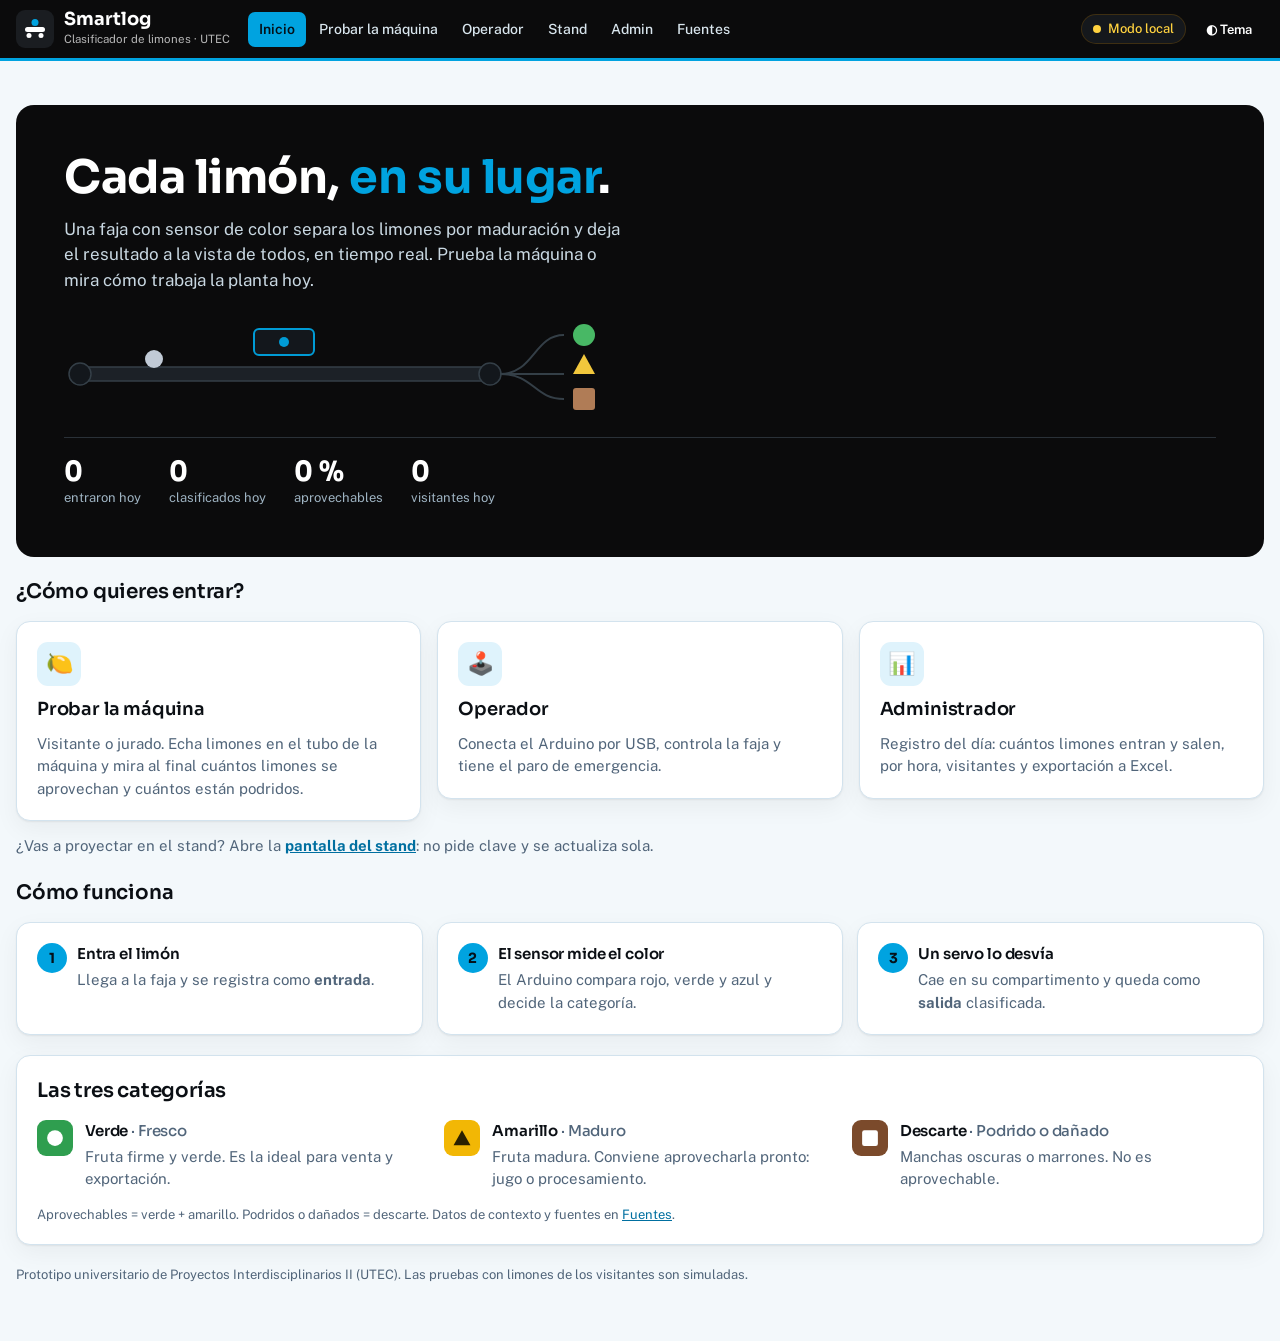
<file: index.html>
<!DOCTYPE html>
<html lang="es">
<head>
<meta charset="UTF-8">
<meta name="viewport" content="width=device-width, initial-scale=1">
<title>Smartlog · Clasificador de limones por color</title>
<meta name="description" content="Faja transportadora con sensor de color que clasifica limones por maduración. Proyecto de Proyectos Interdisciplinarios II, UTEC.">
<link rel="stylesheet" href="css/app.css">
<style>
  .banda { display: flex; flex-wrap: wrap; gap: 10px 28px; margin-top: 26px; padding-top: 20px; border-top: 1px solid #2a3138; }
  .banda b { font: 700 28px/1 'Sora', sans-serif; color: #fff; display: block; font-variant-numeric: tabular-nums; }
  .banda span { font-size: 13px; color: #9fb4c3; }
  .hero-faja { margin-top: 28px; opacity: .95; }
  .hero-faja svg { width: 100%; max-width: 560px; display: block; }
  .rol-form { margin-top: 14px; display: grid; gap: 12px; }
  .paso-n { flex: none; width: 30px; height: 30px; border-radius: 50%; background: var(--celeste); color: var(--on-celeste); font: 700 14px 'Sora', sans-serif; display: grid; place-items: center; }
  .como { display: grid; gap: 14px; grid-template-columns: repeat(3, minmax(0, 1fr)); }
  @media (max-width: 800px) { .como { grid-template-columns: 1fr; } }
  .cat-fila { display: flex; gap: 12px; align-items: flex-start; }
  .cat-ico { flex: none; width: 36px; height: 36px; border-radius: 9px; display: grid; place-items: center; }
</style>
</head>
<body>
<div id="cabecera"></div>

<main class="pagina pila">
  <div id="avisoRol" class="aviso warn oculto" role="alert"></div>

  <section class="hero">
    <h1>Cada limón, <em>en su lugar</em>.</h1>
    <p>Una faja con sensor de color separa los limones por maduración y deja el resultado a la vista de todos, en tiempo real. Prueba la máquina o mira cómo trabaja la planta hoy.</p>
    <div class="hero-faja" aria-hidden="true">
      <svg viewBox="0 0 560 90">
        <rect x="6" y="46" width="430" height="14" rx="7" fill="#1d2329" stroke="#37424b" stroke-width="1.5"/>
        <circle cx="16" cy="53" r="11" fill="#14181d" stroke="#37424b" stroke-width="1.5"/><circle cx="426" cy="53" r="11" fill="#14181d" stroke="#37424b" stroke-width="1.5"/>
        <rect x="190" y="8" width="60" height="26" rx="5" fill="#14181d" stroke="#00a3e0" stroke-width="2"/><circle cx="220" cy="21" r="5" fill="#00a3e0"/>
        <circle cx="90" cy="38" r="9" fill="#cbd5e1"/>
        <path d="M436 53 C470 53 470 14 500 14 M436 53 L500 53 M436 53 C470 53 470 78 500 78" fill="none" stroke="#37424b" stroke-width="2"/>
        <circle cx="520" cy="14" r="11" fill="#4cc26a"/><path d="M520 43 L531 63 H509 Z" transform="translate(0 -10)" fill="#ffd23f"/><rect x="509" y="67" width="22" height="22" rx="3" fill="#b9835a"/>
      </svg>
    </div>
    <div class="banda" aria-live="polite">
      <div><b id="hEntran">0</b><span>entraron hoy</span></div>
      <div><b id="hSalen">0</b><span>clasificados hoy</span></div>
      <div><b id="hAprov">0 %</b><span>aprovechables</span></div>
      <div><b id="hVisit">0</b><span>visitantes hoy</span></div>
    </div>
  </section>

  <section>
    <h2 style="margin-bottom:14px">¿Cómo quieres entrar?</h2>
    <div class="grid g3" style="align-items:start">

      <div class="panel">
        <button class="rol panel-btn" data-rol="jurado" aria-expanded="false" aria-controls="form-jurado" style="background:none;border:0;padding:0">
          <span class="ic" aria-hidden="true">🍋</span>
          <h3 style="font-size:18px">Probar la máquina</h3>
          <span class="muted">Visitante o jurado. Echa limones en el tubo de la máquina y mira al final cuántos limones se aprovechan y cuántos están podridos.</span>
        </button>
        <form id="form-jurado" class="rol-form oculto" novalidate>
          <label class="campo"><span>Tu nombre</span><input type="text" id="jNombre" autocomplete="name" maxlength="40" required></label>
          <label class="campo"><span>Institución o negocio (opcional)</span><input type="text" id="jInst" maxlength="50" autocomplete="organization"></label>
          <p class="error-txt" id="jError" role="alert"></p>
          <button class="btn btn-primario" type="submit">Entrar y probar la máquina</button>
        </form>
      </div>

      <div class="panel">
        <button class="rol panel-btn" data-rol="operador" aria-expanded="false" aria-controls="form-operador" style="background:none;border:0;padding:0">
          <span class="ic" aria-hidden="true">🕹️</span>
          <h3 style="font-size:18px">Operador</h3>
          <span class="muted">Conecta el Arduino por USB, controla la faja y tiene el paro de emergencia.</span>
        </button>
        <form id="form-operador" class="rol-form oculto" novalidate>
          <label class="campo"><span>Tu nombre</span><input type="text" id="oNombre" maxlength="40" autocomplete="name" required></label>
          <label class="campo"><span>PIN</span><input type="password" id="oPin" inputmode="numeric" autocomplete="off" maxlength="12" required></label>
          <p class="error-txt" id="oError" role="alert"></p>
          <button class="btn btn-negro" type="submit">Entrar como operador</button>
        </form>
      </div>

      <div class="panel">
        <button class="rol panel-btn" data-rol="admin" aria-expanded="false" aria-controls="form-admin" style="background:none;border:0;padding:0">
          <span class="ic" aria-hidden="true">📊</span>
          <h3 style="font-size:18px">Administrador</h3>
          <span class="muted">Registro del día: cuántos limones entran y salen, por hora, visitantes y exportación a Excel.</span>
        </button>
        <form id="form-admin" class="rol-form oculto" novalidate>
          <label class="campo"><span>PIN</span><input type="password" id="aPin" inputmode="numeric" autocomplete="off" maxlength="12" required></label>
          <p class="error-txt" id="aError" role="alert"></p>
          <button class="btn btn-negro" type="submit">Entrar al panel</button>
        </form>
      </div>
    </div>
    <p class="muted" style="margin-top:14px">¿Vas a proyectar en el stand? Abre la <a href="stand.html"><b>pantalla del stand</b></a>: no pide clave y se actualiza sola.</p>
    <div id="continuar" class="aviso info oculto" style="margin-top:14px"></div>
  </section>

  <section>
    <h2 style="margin-bottom:14px">Cómo funciona</h2>
    <div class="como">
      <div class="panel"><div class="fila" style="flex-wrap:nowrap;align-items:flex-start"><span class="paso-n">1</span><div><h3>Entra el limón</h3><p class="muted" style="margin-top:4px">Llega a la faja y se registra como <b>entrada</b>.</p></div></div></div>
      <div class="panel"><div class="fila" style="flex-wrap:nowrap;align-items:flex-start"><span class="paso-n">2</span><div><h3>El sensor mide el color</h3><p class="muted" style="margin-top:4px">El Arduino compara rojo, verde y azul y decide la categoría.</p></div></div></div>
      <div class="panel"><div class="fila" style="flex-wrap:nowrap;align-items:flex-start"><span class="paso-n">3</span><div><h3>Un servo lo desvía</h3><p class="muted" style="margin-top:4px">Cae en su compartimento y queda como <b>salida</b> clasificada.</p></div></div></div>
    </div>
  </section>

  <section class="panel">
    <h2>Las tres categorías</h2>
    <div class="grid g3" id="cats" style="margin-top:14px"></div>
    <p class="muted" style="margin-top:14px;font-size:13px">Aprovechables = verde + amarillo. Podridos o dañados = descarte. Datos de contexto y fuentes en <a href="creditos.html">Fuentes</a>.</p>
  </section>

  <p class="muted" style="font-size:13px">Prototipo universitario de Proyectos Interdisciplinarios II (UTEC). Las pruebas con limones de los visitantes son simuladas.</p>
</main>

<script src="js/config.js"></script>
<script src="js/db.js"></script>
<script src="js/common.js"></script>
<script>
SL.cabecera('index.html');
const $ = id => document.getElementById(id);
const CFG = window.SMARTLOG_CONFIG;

/* aviso si lo mandaron de vuelta desde una página con rol */
const nec = new URLSearchParams(location.search).get('necesitas');
if (nec) {
  const quien = { jurado: 'probar la máquina', operador: 'el panel del operador', admin: 'el panel de administración' }[nec] || 'esa página';
  $('avisoRol').textContent = `Para abrir ${quien} primero entra con tu rol.`;
  $('avisoRol').classList.remove('oculto');
}

/* categorías */
function pintarCats() {
  $('cats').innerHTML = SL.ORDEN.map(id => {
    const c = SL.CATS[id];
    return `<div class="cat-fila"><span class="cat-ico" style="background:${SL.color(id)}">${SL.glifo(id, 18, SL.tinta(id))}</span>
      <div><h3>${c.nombre} <span class="muted" style="font-weight:500">· ${c.estado}</span></h3><p class="muted" style="margin-top:3px">${c.desc}</p></div></div>`;
  }).join('');
}
pintarCats(); document.addEventListener('sl-tema', pintarCats);

/* abrir/cerrar formularios de rol */
document.querySelectorAll('.panel-btn').forEach(b => b.addEventListener('click', () => {
  const abierto = b.getAttribute('aria-expanded') === 'true';
  document.querySelectorAll('.panel-btn').forEach(x => { x.setAttribute('aria-expanded', 'false'); $('form-' + x.dataset.rol).classList.add('oculto'); });
  if (!abierto) {
    b.setAttribute('aria-expanded', 'true');
    const f = $('form-' + b.dataset.rol); f.classList.remove('oculto');
    const campo = f.querySelector('input'); if (campo) campo.focus();
  }
}));
if (['jurado', 'operador', 'admin'].includes(nec)) document.querySelector(`.panel-btn[data-rol="${nec}"]`).click();

/* entradas */
$('form-jurado').addEventListener('submit', e => {
  e.preventDefault();
  const nombre = $('jNombre').value.trim();
  if (nombre.length < 2) { $('jError').textContent = 'Escribe tu nombre para entrar.'; $('jNombre').focus(); return; }
  const institucion = $('jInst').value.trim();
  DB.registrarVisitante({ nombre, institucion, rol: 'jurado' });
  SL.guardarSesion({ rol: 'jurado', nombre, institucion, registrado: true, id: Date.now().toString(36) });
  location.href = 'jurado.html';
});
$('form-operador').addEventListener('submit', e => {
  e.preventDefault();
  const nombre = $('oNombre').value.trim();
  if (nombre.length < 2) { $('oError').textContent = 'Escribe tu nombre.'; $('oNombre').focus(); return; }
  if ($('oPin').value !== CFG.pinOperador) { $('oError').textContent = 'PIN incorrecto. Pídelo al equipo.'; $('oPin').select(); return; }
  SL.guardarSesion({ rol: 'operador', nombre, id: Date.now().toString(36) });
  location.href = 'operador.html';
});
$('form-admin').addEventListener('submit', e => {
  e.preventDefault();
  if ($('aPin').value !== CFG.pinAdmin) { $('aError').textContent = 'PIN incorrecto.'; $('aPin').select(); return; }
  SL.guardarSesion({ rol: 'admin', nombre: 'Admin', id: Date.now().toString(36) });
  location.href = 'admin.html';
});

/* continuar con la sesión guardada */
const s = SL.sesion();
if (s) {
  const dest = { jurado: 'jurado.html', operador: 'operador.html', admin: 'admin.html' }[s.rol];
  const c = $('continuar'); c.classList.remove('oculto');
  c.innerHTML = `Tienes una sesión abierta como <b>${SL.esc(s.nombre)}</b> (${s.rol}). <a href="${dest}">Continuar</a> · <a href="#" id="salir">Cerrar sesión</a>`;
  $('salir').addEventListener('click', ev => { ev.preventDefault(); SL.cerrarSesion(); location.href = 'index.html'; });
}

/* cifras del día en vivo */
DB.onEventos(SL.hoy(), arr => {
  const r = SL.resumir(arr);
  $('hEntran').textContent = r.entradas; $('hSalen').textContent = r.salidas; $('hAprov').textContent = r.pctAprov + ' %';
});
DB.onVisitantes(SL.hoy(), arr => { $('hVisit').textContent = arr.length; });
</script>
</body>
</html>
</file>
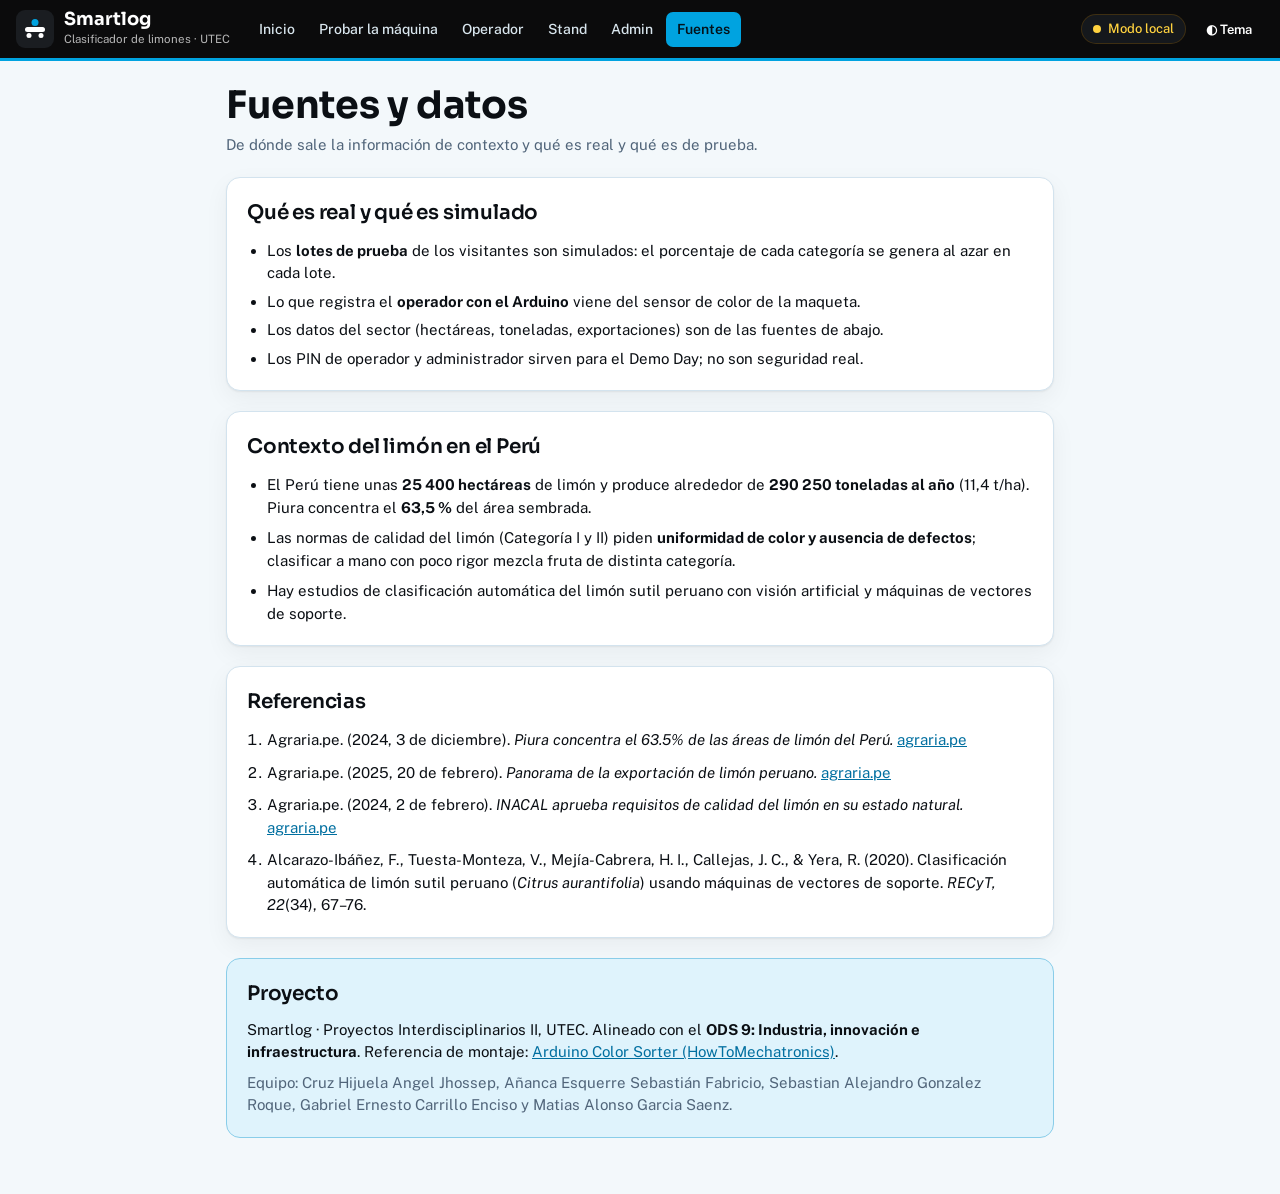
<file: creditos.html>
<!DOCTYPE html>
<html lang="es">
<head>
<meta charset="UTF-8">
<meta name="viewport" content="width=device-width, initial-scale=1">
<title>Fuentes · Smartlog</title>
<link rel="stylesheet" href="css/app.css">
</head>
<body>
<div id="cabecera"></div>
<main class="pagina pila" style="max-width:860px">
  <div>
    <h1 style="font-size:clamp(26px,4vw,38px)">Fuentes y datos</h1>
    <p class="muted" style="margin-top:8px">De dónde sale la información de contexto y qué es real y qué es de prueba.</p>
  </div>

  <section class="panel">
    <h2>Qué es real y qué es simulado</h2>
    <ul style="margin:12px 0 0;padding-left:20px;display:grid;gap:6px">
      <li>Los <b>lotes de prueba</b> de los visitantes son simulados: el porcentaje de cada categoría se genera al azar en cada lote.</li>
      <li>Lo que registra el <b>operador con el Arduino</b> viene del sensor de color de la maqueta.</li>
      <li>Los datos del sector (hectáreas, toneladas, exportaciones) son de las fuentes de abajo.</li>
      <li>Los PIN de operador y administrador sirven para el Demo Day; no son seguridad real.</li>
    </ul>
  </section>

  <section class="panel">
    <h2>Contexto del limón en el Perú</h2>
    <ul style="margin:12px 0 0;padding-left:20px;display:grid;gap:8px">
      <li>El Perú tiene unas <b>25 400 hectáreas</b> de limón y produce alrededor de <b>290 250 toneladas al año</b> (11,4 t/ha). Piura concentra el <b>63,5 %</b> del área sembrada.</li>
      <li>Las normas de calidad del limón (Categoría I y II) piden <b>uniformidad de color y ausencia de defectos</b>; clasificar a mano con poco rigor mezcla fruta de distinta categoría.</li>
      <li>Hay estudios de clasificación automática del limón sutil peruano con visión artificial y máquinas de vectores de soporte.</li>
    </ul>
  </section>

  <section class="panel">
    <h2>Referencias</h2>
    <ol style="margin:12px 0 0;padding-left:20px;display:grid;gap:10px">
      <li>Agraria.pe. (2024, 3 de diciembre). <i>Piura concentra el 63.5% de las áreas de limón del Perú.</i> <a href="https://agraria.pe">agraria.pe</a></li>
      <li>Agraria.pe. (2025, 20 de febrero). <i>Panorama de la exportación de limón peruano.</i> <a href="https://www.agraria.pe/index.php/noticias/panorama-de-la-exportacion-de-limon-peruano-38625">agraria.pe</a></li>
      <li>Agraria.pe. (2024, 2 de febrero). <i>INACAL aprueba requisitos de calidad del limón en su estado natural.</i> <a href="https://agraria.pe/noticias/inacal-aprueba-requisitos-de-calidad-del-limon-en-su-estado--34645">agraria.pe</a></li>
      <li>Alcarazo-Ibáñez, F., Tuesta-Monteza, V., Mejía-Cabrera, H. I., Callejas, J. C., &amp; Yera, R. (2020). Clasificación automática de limón sutil peruano (<i>Citrus aurantifolia</i>) usando máquinas de vectores de soporte. <i>RECyT, 22</i>(34), 67–76.</li>
    </ol>
  </section>

  <section class="panel panel-tinte">
    <h2>Proyecto</h2>
    <p style="margin-top:10px">Smartlog · Proyectos Interdisciplinarios II, UTEC. Alineado con el <b>ODS 9: Industria, innovación e infraestructura</b>. Referencia de montaje: <a href="https://www.youtube.com/watch?v=g3i51hdfLaw">Arduino Color Sorter (HowToMechatronics)</a>.</p>
    <p class="muted" style="margin-top:8px">Equipo: Cruz Hijuela Angel Jhossep, Añanca Esquerre Sebastián Fabricio, Sebastian Alejandro Gonzalez Roque, Gabriel Ernesto Carrillo Enciso y Matias Alonso Garcia Saenz.</p>
  </section>
</main>
<script src="js/config.js"></script>
<script src="js/db.js"></script>
<script src="js/common.js"></script>
<script>SL.cabecera('creditos.html');</script>
</body>
</html>
</file>
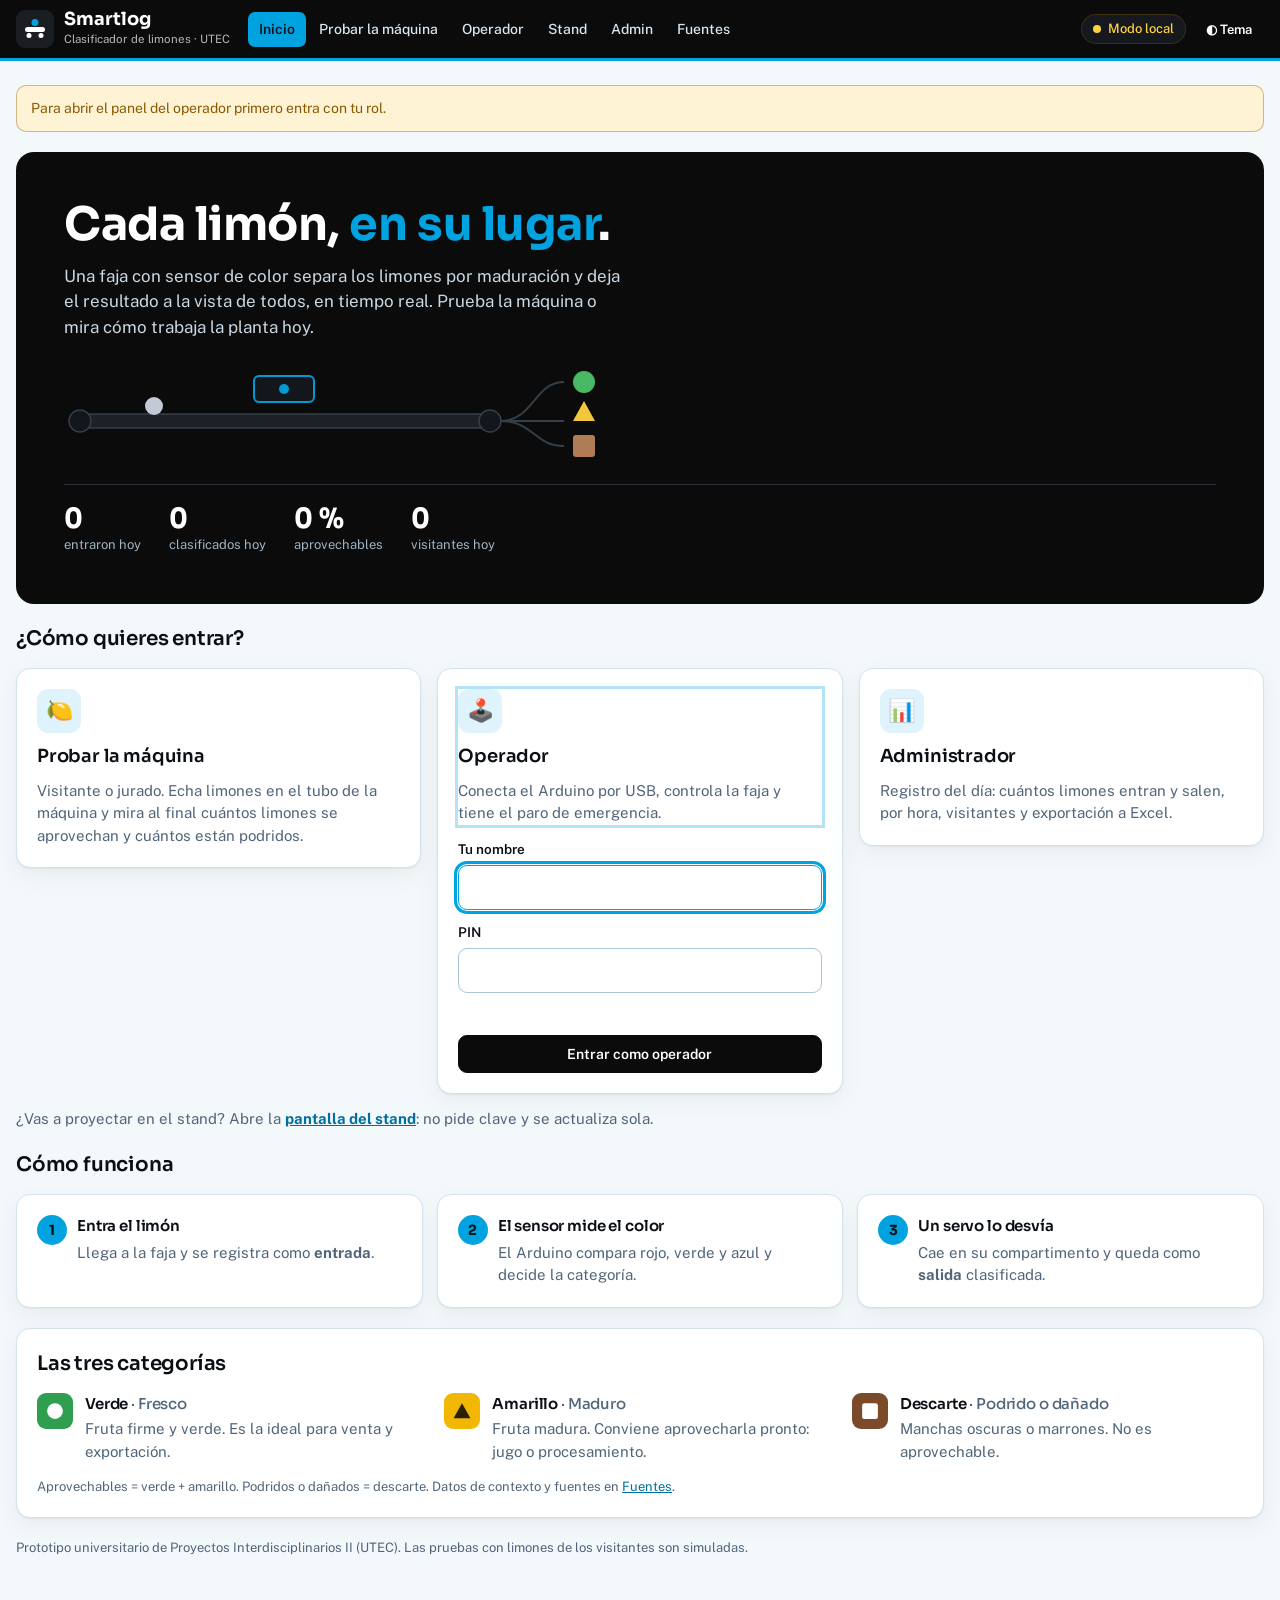
<file: operador.html>
<!DOCTYPE html>
<html lang="es">
<head>
<meta charset="UTF-8">
<meta name="viewport" content="width=device-width, initial-scale=1">
<title>Operador · Smartlog</title>
<link rel="stylesheet" href="css/app.css">
<style>
  .dial-wrap svg { max-width: 280px; margin: 0 auto; display: block; }
  .rgb-fila { display: flex; align-items: center; gap: 10px; font: 12px 'JetBrains Mono', monospace; }
  .rgb-fila .pista-rgb { flex: 1; height: 8px; border-radius: 4px; background: var(--line); }
  .rgb-fila .pista-rgb i { display: block; height: 8px; border-radius: 4px; width: 0; transition: width .2s; }
  .modo-fila { display: flex; align-items: center; justify-content: space-between; gap: 12px; padding: 12px 14px; border-radius: 10px; background: var(--surface-2); border: 1px solid var(--line); }
  .lista-ayuda { margin: 8px 0 0; padding-left: 20px; display: grid; gap: 6px; }
</style>
</head>
<body>
<div id="cabecera"></div>

<!-- Estado de la máquina + paro de emergencia (siempre visible) -->
<div id="maquina" class="maquina" data-estado="run">
  <div class="hazard" aria-hidden="true"></div>
  <div class="maquina-in">
    <div class="fila" style="gap:12px;flex-wrap:nowrap;min-width:0">
      <span class="lampara" aria-hidden="true"></span>
      <div role="status" aria-live="assertive" style="min-width:0">
        <div id="estadoTitulo" class="estado-titulo">En marcha</div>
        <div id="estadoSub" class="estado-sub">Clasificando en modo automático</div>
      </div>
    </div>
    <div class="fila" style="flex-wrap:nowrap">
      <button id="btnApagar" class="btn btn-sm" title="Apaga el servo y el sensor para ahorrar energía">⏻ Apagar</button>
      <button id="btnParo" class="paro" aria-label="Paro de emergencia">
        <span class="tapa" id="paroIcono"><i>✋</i></span>
        <span id="paroTxt">Paro de emergencia</span>
        <kbd>Esc</kbd>
      </button>
    </div>
  </div>
</div>

<main class="pagina pila">
  <div id="avisoNavegador" class="aviso warn oculto">
    Este navegador no permite conectar el Arduino por USB (Web Serial API). Abre esta página en <b>Google Chrome</b> o <b>Microsoft Edge</b> de computadora. Mientras tanto puedes usar <b>Simular limón</b>.
  </div>

  <div class="fila entre">
    <div>
      <h1 style="font-size:clamp(24px,4vw,34px)">Panel del operador</h1>
      <p class="muted" style="margin-top:6px">Cada limón que clasifica la faja queda registrado en el día y lo ven el stand y el admin en vivo.</p>
    </div>
    <div class="fila">
      <span id="statusPill" class="pill mal" role="status"><i class="dot"></i><span id="statusText">Arduino desconectado</span></span>
      <button id="btnConectar" class="btn btn-primario">🔌 Conectar Arduino</button>
      <button id="btnAyuda" class="btn">❓ Ayuda</button>
    </div>
  </div>

  <div class="grid g-7-5">
    <!-- ===== Línea de clasificación ===== -->
    <section class="panel pila" id="panelLinea">
      <div class="fila entre">
        <h2>Línea de clasificación</h2>
        <span id="ultimoHora" class="muted" style="font-size:13px">Esperando el primer limón</span>
      </div>
      <div class="plano">
        <svg id="pista" viewBox="0 0 760 230" role="img" aria-label="Faja que lleva cada limón al compartimento de su categoría">
          <rect x="16" y="93" width="608" height="18" rx="9" style="fill:var(--surface);stroke:var(--line-2)" stroke-width="1.5"/>
          <g id="marcasFaja" style="stroke:var(--line-2)" stroke-width="2"></g>
          <circle cx="26" cy="102" r="15" style="fill:var(--surface);stroke:var(--line-2)" stroke-width="1.5"/>
          <circle cx="614" cy="102" r="15" style="fill:var(--surface);stroke:var(--line-2)" stroke-width="1.5"/>
          <g transform="translate(300 0)">
            <rect x="-40" y="30" width="80" height="34" rx="6" style="fill:var(--surface);stroke:var(--celeste)" stroke-width="2"/>
            <circle cx="0" cy="47" r="6" style="fill:var(--celeste)"/>
            <path d="M-16 64 L-26 92 M16 64 L26 92" style="stroke:var(--celeste)" stroke-opacity=".6" stroke-width="1.5" stroke-dasharray="3 4" fill="none"/>
            <text x="0" y="22" text-anchor="middle" style="fill:var(--muted)" font-size="13" font-family="Public Sans, sans-serif">Sensor de color</text>
          </g>
          <g id="ramas" fill="none" stroke-width="2" stroke-opacity=".5"></g>
          <g id="compartimentos"></g>
          <g id="servoBelt">
            <rect x="606" y="118" width="30" height="22" rx="4" style="fill:var(--surface);stroke:var(--celeste)" stroke-width="1.5"/>
            <text x="621" y="133" text-anchor="middle" style="fill:var(--celeste-deep)" font-size="9" font-weight="600" font-family="Public Sans, sans-serif">SERVO</text>
            <g id="paleta" style="transform-origin:621px 102px; transition: transform .6s cubic-bezier(.3,.7,.3,1);">
              <line x1="621" y1="102" x2="660" y2="102" style="stroke:var(--celeste-deep)" stroke-width="6" stroke-linecap="round"/>
            </g>
            <circle cx="621" cy="102" r="5" style="fill:var(--celeste-deep)"/>
          </g>
          <g id="bola" style="opacity:0; transform: translate(40px,102px);">
            <circle id="bolaC" r="12" fill="#cbd5e1" stroke-width="2.5" style="stroke:var(--text)"/>
          </g>
        </svg>
      </div>
      <div class="grid g4" id="contadores"></div>
      <div>
        <h3 style="margin-bottom:8px">Seguimiento del último limón</h3>
        <ol id="timeline" class="pasos" aria-live="polite"></ol>
      </div>
    </section>

    <!-- ===== Control ===== -->
    <section class="panel pila" id="panelControl">
      <h2>Control</h2>
      <div class="modo-fila">
        <span id="lblManual">Manual</span>
        <label class="switch"><input type="checkbox" id="modeToggle" checked aria-label="Modo automático (activado) o manual (desactivado)"><span class="pista-sw"></span></label>
        <span id="lblAuto">Automático</span>
      </div>
      <div class="dial-wrap">
        <svg viewBox="0 0 220 150" role="img" aria-label="Posición del servomotor">
          <path d="M 20 110 A 90 90 0 0 1 200 110" fill="none" style="stroke:var(--line)" stroke-width="12" stroke-linecap="round"/>
          <g id="dialMarcas"></g>
          <g id="servoArm" style="transform-origin:110px 110px; transition: transform .6s cubic-bezier(.3,.7,.3,1);">
            <line x1="110" y1="110" x2="38" y2="110" style="stroke:var(--celeste-deep)" stroke-width="6" stroke-linecap="round"/>
          </g>
          <circle cx="110" cy="110" r="11" style="fill:var(--celeste-deep)"/>
          <circle cx="110" cy="110" r="4" style="fill:var(--surface)"/>
          <text id="servoTxt" x="110" y="143" text-anchor="middle" style="fill:var(--text)" font-size="24" font-weight="700" font-family="Sora, sans-serif">90°</text>
        </svg>
      </div>
      <div>
        <div class="fila entre"><label for="servoSlider" style="font-weight:600">Servomotor</label><b id="servoValor" style="color:var(--celeste-deep)">90°</b></div>
        <input type="range" id="servoSlider" min="0" max="180" value="90" style="margin-top:12px">
        <div class="fila entre muted mono" style="font-size:11px;margin-top:6px"><span>0°</span><span>90°</span><span>180°</span></div>
        <p id="servoNota" class="muted" style="font-size:13px;margin-top:8px"></p>
      </div>
      <div class="grid g2" style="gap:8px">
        <button id="btnSimular" class="btn btn-negro">🧪 Simular limón</button>
        <button id="btnDemo" class="btn" aria-pressed="false">▶ Demo automática</button>
        <button id="btnCalibrar" class="btn" title="Mide el fondo sin limón">Calibrar fondo</button>
        <button id="btnReiniciar" class="btn">Reiniciar este panel</button>
        <button id="btnCSV" class="btn" style="grid-column:1/-1">Descargar registro de esta sesión (CSV)</button>
      </div>
    </section>
  </div>

  <div class="grid g2">
    <section class="panel pila">
      <h2>Último limón</h2>
      <div id="ultimoSwatch" style="height:110px;border-radius:12px;display:flex;align-items:center;justify-content:center;gap:12px;background:var(--surface-2);border:1.5px dashed var(--line-2)">
        <span id="ultimoGlifo"></span>
        <span id="ultimoTexto" class="display" style="font-size:30px;font-weight:700;color:var(--muted)">Sin detecciones</span>
      </div>
      <div>
        <div class="fila entre" style="margin-bottom:8px"><h3>Lectura del sensor en vivo</h3><span id="rgbSwatch" style="width:26px;height:26px;border-radius:6px;background:var(--surface-2);border:1px solid var(--line-2)"></span></div>
        <div style="display:grid;gap:8px">
          <div class="rgb-fila"><span style="width:12px;color:#d92d3a">R</span><div class="pista-rgb"><i id="barR" style="background:#d92d3a"></i></div><span id="valR" style="width:30px;text-align:right" class="muted">0</span></div>
          <div class="rgb-fila"><span style="width:12px;color:#2f9e4f">G</span><div class="pista-rgb"><i id="barG" style="background:#2f9e4f"></i></div><span id="valG" style="width:30px;text-align:right" class="muted">0</span></div>
          <div class="rgb-fila"><span style="width:12px;color:#2563eb">B</span><div class="pista-rgb"><i id="barB" style="background:#2563eb"></i></div><span id="valB" style="width:30px;text-align:right" class="muted">0</span></div>
        </div>
        <p class="muted" style="font-size:13px;margin-top:10px">Si una categoría se confunde, mira aquí qué valores entrega el sensor y ajusta los umbrales del sketch.</p>
      </div>
    </section>

    <section class="panel pila">
      <h2>Hoy en toda la planta</h2>
      <div class="grid g2" style="gap:10px">
        <div class="kpi"><div class="v" id="hoyEntran">0</div><div class="t">Entraron</div><div class="d">limones que llegaron a la faja</div></div>
        <div class="kpi"><div class="v" id="hoySalen">0</div><div class="t">Salieron clasificados</div><div class="d">desviados a su compartimento</div></div>
        <div class="kpi"><div class="v" id="hoyAprov">0 %</div><div class="t">Aprovechables</div><div class="d">verde + amarillo</div></div>
        <div class="kpi"><div class="v" id="hoyDesc">0</div><div class="t">Descarte</div><div class="d">podridos o dañados</div></div>
      </div>
      <p class="muted" style="font-size:13px">Incluye lo del operador y los lotes de prueba de los visitantes. <a href="admin.html">Ver el registro completo (admin)</a>.</p>
    </section>
  </div>

  <section class="panel">
    <div class="fila entre" style="margin-bottom:12px"><h2>Registro de eventos</h2><button id="btnLimpiarLog" class="btn btn-sm">Limpiar</button></div>
    <div id="log" class="log" aria-live="polite"></div>
  </section>
</main>

<!-- Ayuda -->
<div id="modalAyuda" class="modal oculto" role="dialog" aria-modal="true" aria-labelledby="modalTitulo">
  <div class="modal-caja">
    <div class="modal-cab"><h2 id="modalTitulo">Ayuda del operador</h2><button id="btnCerrarAyuda" class="btn btn-sm" aria-label="Cerrar">✕</button></div>
    <div class="tabs" role="tablist">
      <button class="tab" role="tab" data-tab="guia" aria-selected="true">Cómo se usa</button>
      <button class="tab" role="tab" data-tab="seguridad" aria-selected="false">Seguridad</button>
      <button class="tab" role="tab" data-tab="problemas" aria-selected="false">Si algo falla</button>
      <button class="tab" role="tab" data-tab="glosario" aria-selected="false">Glosario</button>
    </div>
    <div class="modal-cuerpo">
      <div class="tabpanel" id="tab-guia">
        <ol class="lista-ayuda">
          <li>Carga <code>arduino_sketch.ino</code> en el Arduino y <b>cierra el Monitor Serie</b> (si está abierto, la web no puede conectarse).</li>
          <li>Pulsa <b>Conectar Arduino</b> y elige el puerto (COM en Windows, <code>/dev/cu.usbmodem…</code> en Mac).</li>
          <li>Con la faja vacía, pulsa <b>Calibrar fondo</b>.</li>
          <li>Pasa un limón: el panel cuenta, mueve el servo y guarda el evento en el registro del día.</li>
          <li>En <b>Manual</b> puedes mover el servo con el deslizador para probar cada compartimento.</li>
          <li>Sin Arduino puedes usar <b>Simular limón</b> o la <b>Demo automática</b>.</li>
        </ol>
      </div>
      <div class="tabpanel oculto" id="tab-seguridad">
        <div class="pila" style="--x:0">
          <div class="caja"><b>Paro de emergencia</b><p class="muted" style="margin-top:4px">Botón rojo o tecla <kbd>Esc</kbd>. Detiene la faja y deja el servo quieto. El Arduino confirma con <code>STATE:STOP</code>; si no confirma en 1,5 s la página te avisa que cortes la alimentación. <b>Esc solo detiene</b>: para reanudar hay que hacer clic.</p></div>
          <div class="caja"><b>Apagar</b><p class="muted" style="margin-top:4px">Modo de bajo consumo: el servo se desconecta (sin pulsos no gasta ni vibra) y el sensor entra en reposo. Se vuelve con <b>Encender</b>.</p></div>
          <div class="caja"><b>Paro remoto</b><p class="muted" style="margin-top:4px">El admin puede mandar un paro desde su pantalla. Nunca puede reanudar a distancia: eso siempre lo hace una persona junto a la máquina.</p></div>
          <div class="caja"><b>Botón físico</b><p class="muted" style="margin-top:4px">El sketch acepta un pulsador en D7 (a GND). Detiene aunque falle el navegador. En un equipo real, el paro debe cortar la alimentación del motor por hardware.</p></div>
        </div>
      </div>
      <div class="tabpanel oculto" id="tab-problemas">
        <ul class="lista-ayuda">
          <li><b>No aparece el puerto:</b> prueba otro cable USB (algunos solo cargan), instala el driver CH340 si tu placa es clon.</li>
          <li><b>«No se pudo abrir el puerto»:</b> cierra el Monitor Serie y otras pestañas que usen el Arduino.</li>
          <li><b>No clasifica bien:</b> protege el sensor de la luz externa, calibra el fondo y revisa los números RGB del panel.</li>
          <li><b>El Arduino se reinicia al mover el servo:</b> alimenta el servo aparte con GND común o añade un capacitor de 470 µF.</li>
          <li><b>Sale «No se encontró el TCS34725»:</b> revisa SDA (A4), SCL (A5) y 5 V.</li>
          <li><b>El admin no ve los datos:</b> mira el aviso de arriba; en «Modo local» los datos no salen de este navegador. Configura Firebase en <code>js/config.js</code>.</li>
        </ul>
      </div>
      <div class="tabpanel oculto" id="tab-glosario">
        <div class="pila">
          <div class="caja"><b>Web Serial API</b><p class="muted">Permite que una página en Chrome o Edge hable con el puerto USB del Arduino, siempre con tu permiso.</p></div>
          <div class="caja"><b>PWM del servo</b><p class="muted">Una señal de pulsos cada 20 ms. El ancho del pulso (≈0,5 a 2,4 ms) decide el ángulo de 0° a 180°.</p></div>
          <div class="caja"><b>TCS34725</b><p class="muted">Sensor de color por I2C con ADC de 16 bits y filtro infrarrojo. (El TCS3200 del video entrega una frecuencia en vez de un número digital.)</p></div>
          <div class="caja"><b>Entrada y salida</b><p class="muted">Entrada: el limón llegó a la faja. Salida: ya fue clasificado y desviado a su compartimento.</p></div>
        </div>
      </div>
    </div>
  </div>
</div>

<script src="js/config.js"></script>
<script src="js/db.js"></script>
<script src="js/common.js"></script>
<script>
const sesion = SL.exigirRol('operador', 'admin');
SL.cabecera('operador.html');

/* =========================================================
   ESTADO
   ========================================================= */
const BAUD = 9600;
const NOMBRES = SL.ORDEN;
const $ = id => document.getElementById(id);
let port = null, reader = null, writer = null, keepReading = false, loopPromise = null;
let conectado = false, modoAuto = true, estado = 'run';
let contadores = Object.fromEntries(NOMBRES.map(n => [n, 0]));
let eventosSesion = [], entradasPend = 0;
let ultimoEnvioServo = 0, timerServo = null, timerConfirmacion = null;
let simulando = false, demoTimer = null, ultimoNombre = null;
const quien = (sesion && sesion.nombre) || 'Operador';

/* =========================================================
   REGISTRO
   ========================================================= */
function log(tipo, msg) {
  const est = { sys: ['·', '#8fa6b6'], rx: ['◄', '#67d4ff'], tx: ['►', '#c4a7ff'], evt: ['●', '#5fdc86'], warn: ['!', '#ffd23f'], err: ['✖', '#ff7b8c'] };
  const [s, c] = est[tipo] || est.sys;
  const l = document.createElement('div');
  l.style.color = c; l.textContent = `[${SL.hora()}] ${s} ${msg}`;
  const box = $('log'); box.appendChild(l);
  while (box.children.length > 300) box.removeChild(box.firstChild);
  box.scrollTop = box.scrollHeight;
}
$('btnLimpiarLog').addEventListener('click', () => { $('log').innerHTML = ''; });

/* =========================================================
   PISTA, CONTADORES, TIMELINE
   ========================================================= */
const NS = 'http://www.w3.org/2000/svg';
const BIN_Y = { VERDE: 12, AMARILLO: 86, DESCARTE: 160 };
const PISTA = { inicio: [40, 102], sensor: [300, 102], salida: [632, 102], bin: Object.fromEntries(NOMBRES.map(n => [n, [706, BIN_Y[n] + 29]])) };

function construirPista() {
  const marcas = $('marcasFaja'), ramas = $('ramas'), comp = $('compartimentos');
  [marcas, ramas, comp].forEach(g => g.innerHTML = '');
  for (let x = 50; x < 610; x += 26) {
    const l = document.createElementNS(NS, 'line');
    l.setAttribute('x1', x); l.setAttribute('x2', x); l.setAttribute('y1', 98); l.setAttribute('y2', 106); marcas.appendChild(l);
  }
  NOMBRES.forEach(n => {
    const col = SL.color(n), y = BIN_Y[n];
    const p = document.createElementNS(NS, 'path');
    p.setAttribute('d', `M 632 102 C 650 102, 650 ${y + 29}, 666 ${y + 29}`); p.setAttribute('stroke', col); ramas.appendChild(p);
    const g = document.createElementNS(NS, 'g'); g.id = 'bin-' + n;
    g.innerHTML = `
      <rect x="666" y="${y}" width="86" height="58" rx="7" fill="${col}" fill-opacity=".16" stroke="${col}" stroke-width="2"/>
      <g transform="translate(676 ${y + 9})">${SL.glifo(n, 16)}</g>
      <text x="696" y="${y + 22}" style="fill:var(--text)" font-size="12.5" font-weight="600" font-family="Public Sans, sans-serif">${SL.CATS[n].nombre}</text>
      <text x="676" y="${y + 46}" style="fill:var(--muted)" font-size="12" font-family="Public Sans, sans-serif">servo ${SL.CATS[n].angulo}°</text>`;
    comp.appendChild(g);
  });
}

function construirContadores() {
  const cont = $('contadores'); cont.innerHTML = '';
  NOMBRES.forEach(n => {
    const c = SL.CATS[n], card = document.createElement('div');
    card.className = 'cont'; card.id = 'card-' + n;
    card.innerHTML = `
      <div class="et">${SL.glifo(n, 14)}<span>${c.nombre}</span></div>
      <div id="cnt-${n}" class="num">0</div>
      <div id="pct-${n}" class="sub">0 %</div>
      <div class="barra"><i id="bar-${n}" style="width:0%;background:${SL.color(n)}"></i></div>`;
    cont.appendChild(card);
  });
  const t = document.createElement('div'); t.className = 'cont neutro';
  t.innerHTML = `<div class="et muted">Total</div><div id="cnt-TOTAL" class="num">0</div><div class="sub">en este panel</div><div id="ritmo" class="sub">0 en el último minuto</div>`;
  cont.appendChild(t);
}
const totalObjetos = () => NOMBRES.reduce((s, n) => s + contadores[n], 0);
function renderContadores() {
  const t = totalObjetos();
  NOMBRES.forEach(n => {
    const pct = t ? Math.round(contadores[n] * 100 / t) : 0;
    $('cnt-' + n).textContent = contadores[n]; $('pct-' + n).textContent = pct + ' %'; $('bar-' + n).style.width = pct + '%';
  });
  $('cnt-TOTAL').textContent = t;
  const m = eventosSesion.filter(e => e.ts > Date.now() - 60000).length;
  $('ritmo').textContent = `${m} en el último minuto`;
}
setInterval(() => { if ($('ritmo')) renderContadores(); }, 5000);

const PASOS = ['Llega a la faja', 'El sensor lee el color', 'El Arduino decide', 'El servo desvía el limón', 'Cae en su compartimento y se registra'];
function construirTimeline() {
  $('timeline').innerHTML = PASOS.map((t, i) => `<li class="paso" id="paso-${i}"><span class="chk" aria-hidden="true">✓</span><span>${t}</span></li>`).join('');
}
function marcarPaso(hasta, terminado = false) {
  PASOS.forEach((_, i) => {
    const el = $('paso-' + i);
    el.classList.toggle('hecho', i < hasta || (terminado && i <= hasta));
    el.classList.toggle('activo', i === hasta && !terminado);
  });
}

/* ---------- animación del limón ---------- */
let secId = 0;
const bola = $('bola'), bolaC = $('bolaC');
const cancelarBola = () => bola.getAnimations().forEach(a => a.cancel());
const espera = ms => new Promise(r => setTimeout(r, ms));
function moverBola(a, b, ms, easing = 'ease-in-out') {
  return bola.animate([{ transform: `translate(${a[0]}px, ${a[1]}px)` }, { transform: `translate(${b[0]}px, ${b[1]}px)` }], { duration: ms, easing, fill: 'forwards' }).finished;
}
function destello(n) { $('bin-' + n).querySelector('rect').animate([{ fillOpacity: .6 }, { fillOpacity: .16 }], { duration: 700, easing: 'ease-out' }); }

async function secuencia(nombre, desdeInicio, alLeer) {
  const id = ++secId; cancelarBola();
  bola.style.opacity = 1; bolaC.setAttribute('fill', '#cbd5e1');
  try {
    if (desdeInicio) { marcarPaso(0); await moverBola(PISTA.inicio, PISTA.sensor, 1000); }
    else bola.style.transform = `translate(${PISTA.sensor[0]}px, ${PISTA.sensor[1]}px)`;
    if (id !== secId) return;
    marcarPaso(1); bolaC.setAttribute('fill', SL.color(nombre)); alLeer && alLeer();
    await espera(350); if (id !== secId) return;
    marcarPaso(2); await espera(250); if (id !== secId) return;
    marcarPaso(3);
    await moverBola(PISTA.sensor, PISTA.salida, 700);
    await moverBola(PISTA.salida, PISTA.bin[nombre], 550, 'ease-in');
    if (id === secId) { destello(nombre); marcarPaso(4, true); }
  } catch (_) { /* cancelada por un paro */ }
  finally { if (id === secId) bola.style.opacity = 0; }
}
function detenerAnimacion() { marcarPaso(-1); secId++; cancelarBola(); bola.style.opacity = 0; }

/* =========================================================
   SERVO
   ========================================================= */
function dibujarMarcasDial() {
  const g = $('dialMarcas'); g.innerHTML = '';
  NOMBRES.forEach(n => {
    const a = SL.CATS[n].angulo * Math.PI / 180, x = 110 - 90 * Math.cos(a), y = 110 - 90 * Math.sin(a);
    const w = document.createElementNS(NS, 'g'); w.setAttribute('transform', `translate(${x - 8} ${y - 8})`); w.innerHTML = SL.glifo(n, 16); g.appendChild(w);
  });
}
function setServoUI(ang) {
  ang = Math.max(0, Math.min(180, Math.round(ang)));
  $('servoArm').style.transform = `rotate(${ang}deg)`;
  $('paleta').style.transform = `rotate(${(ang - 90) * 0.55}deg)`;
  $('servoTxt').textContent = ang + '°'; $('servoValor').textContent = ang + '°';
  if (document.activeElement !== $('servoSlider')) $('servoSlider').value = ang;
}
function enviarServoLimitado(a) {
  const ahora = Date.now(); clearTimeout(timerServo);
  if (ahora - ultimoEnvioServo >= 80) { ultimoEnvioServo = ahora; enviar(`SERVO:${a}`, false); }
  else timerServo = setTimeout(() => { ultimoEnvioServo = Date.now(); enviar(`SERVO:${a}`, false); }, 80);
}
$('servoSlider').addEventListener('input', () => {
  const a = +$('servoSlider').value; setServoUI(a);
  if (!modoAuto && estado === 'run') enviarServoLimitado(a);
});
$('servoSlider').addEventListener('change', () => {
  if (modoAuto || estado !== 'run') return;
  const a = +$('servoSlider').value;
  if (conectado) enviar(`SERVO:${a}`, true); else log('sys', `Servo (solo en pantalla) → ${a}°. Conecta el Arduino para moverlo de verdad.`);
});

/* =========================================================
   ESTADO DE LA MÁQUINA + PARO
   ========================================================= */
const TEXTOS = {
  run: { titulo: 'En marcha', paro: 'Paro de emergencia', icono: '✋' },
  stop: { titulo: 'Pausa de emergencia', paro: 'Reanudar', icono: '▶' },
  off: { titulo: 'Apagado', paro: 'Encender', icono: '⏻' }
};
function aplicarControlesUI() {
  const marcha = estado === 'run';
  $('modeToggle').disabled = !marcha;
  $('servoSlider').disabled = !marcha || modoAuto;
  $('btnSimular').disabled = !marcha || simulando;
  $('btnDemo').disabled = !marcha && !demoTimer;
  $('btnCalibrar').disabled = !marcha;
  $('lblAuto').style.cssText = modoAuto ? 'font-weight:700;color:var(--celeste-deep)' : 'color:var(--muted)';
  $('lblManual').style.cssText = modoAuto ? 'color:var(--muted)' : 'font-weight:700;color:var(--celeste-deep)';
  $('servoNota').textContent = !marcha ? 'El servo está desactivado mientras la máquina no esté en marcha.'
    : modoAuto ? 'En automático el Arduino mueve el servo según la categoría. Cambia a Manual para usar el deslizador.'
      : 'Modo manual: el servo sigue el ángulo del deslizador.';
  $('estadoSub').dataset.base = modoAuto ? 'Clasificando en modo automático' : 'Modo manual: tú controlas el servo';
}
function publicarEstado() { DB.setEstado({ maquina: estado, modo: modoAuto ? 'AUTO' : 'MANUAL', operador: quien, online: true, arduino: conectado }); }

function setEstado(nuevo, origen = 'LOCAL') {
  const previo = estado; estado = nuevo;
  const t = TEXTOS[nuevo];
  $('maquina').dataset.estado = nuevo;
  $('estadoTitulo').textContent = t.titulo; $('paroTxt').textContent = t.paro;
  $('btnParo').setAttribute('aria-label', t.paro); $('paroIcono').innerHTML = `<i>${t.icono}</i>`;
  $('btnApagar').style.display = nuevo === 'off' ? 'none' : '';
  document.title = nuevo === 'run' ? 'Operador · Smartlog' : `${nuevo === 'stop' ? '⛔ Pausa' : '⏻ Apagado'} · Smartlog`;
  if (nuevo !== 'run') { detenerAnimacion(); if (demoTimer) detenerDemo(); }
  aplicarControlesUI();
  $('estadoSub').textContent = nuevo === 'run' ? $('estadoSub').dataset.base
    : nuevo === 'stop' ? 'Motor y servo detenidos. El sensor no clasifica.' : 'Servo y sensor desactivados para ahorrar energía.';
  if (nuevo !== 'run' && !conectado) $('estadoSub').textContent += ' (Arduino no conectado)';
  if (previo !== nuevo) {
    log(nuevo === 'run' ? 'sys' : 'warn', `Estado: ${t.titulo}${origen === 'ARDUINO' ? ' (confirmado por el Arduino)' : origen === 'REMOTO' ? ' (orden remota del admin)' : ''}`);
    publicarEstado();
  }
}
function esperarConfirmacion(esperado) {
  clearTimeout(timerConfirmacion); if (!conectado) return;
  timerConfirmacion = setTimeout(() => {
    log('err', `El Arduino no confirmó "${esperado}". Si es una emergencia real, corta la alimentación.`);
    $('estadoSub').textContent = '⚠ Sin confirmación del Arduino: corta la alimentación';
  }, 1500);
}
function pausaEmergencia(origen = 'LOCAL') { if (estado !== 'run') return; setEstado('stop', origen); enviar('STOP', true); esperarConfirmacion('STATE:STOP'); }
function reanudar() {
  const desdeOff = estado === 'off'; setEstado('run'); enviar(desdeOff ? 'ON' : 'RESUME', true); setServoUI(SL.ANGULO_REPOSO);
}
function apagar(origen = 'LOCAL') { if (estado === 'off') return; setEstado('off', origen); enviar('OFF', true); esperarConfirmacion('STATE:OFF'); }
$('btnParo').addEventListener('click', () => (estado === 'run' ? pausaEmergencia() : reanudar()));
$('btnApagar').addEventListener('click', () => apagar());
$('modeToggle').addEventListener('change', () => {
  modoAuto = $('modeToggle').checked; aplicarControlesUI(); publicarEstado();
  const cmd = modoAuto ? 'MODE:AUTO' : 'MODE:MANUAL';
  if (conectado) enviar(cmd, true); else log('sys', `Modo ${modoAuto ? 'automático' : 'manual'} (sin Arduino conectado)`);
});

// Órdenes remotas del admin (solo parar o apagar; nunca reanudar)
DB.onComando(c => {
  if (c.tipo === 'STOP' && estado === 'run') { SL.toast('Paro remoto pedido por el admin', 'mal'); pausaEmergencia('REMOTO'); }
  else if (c.tipo === 'OFF' && estado !== 'off') { SL.toast('Apagado remoto pedido por el admin', 'mal'); apagar('REMOTO'); }
});

/* =========================================================
   REGISTRO DE LIMONES (DB)
   ========================================================= */
function registrarEntrada(origen) {
  entradasPend++;
  DB.pushEvento({ tipo: 'entrada', origen: 'operador', quien, fuente: origen });
}
function registrarSalida(cat, origen) {
  if (!SL.CATS[cat]) { log('warn', 'Categoría desconocida: ' + cat); return; }
  if (entradasPend > 0) entradasPend--; else DB.pushEvento({ tipo: 'entrada', origen: 'operador', quien, fuente: origen });
  contadores[cat]++; ultimoNombre = cat; renderContadores();
  const c = SL.CATS[cat];
  pintarUltimo();
  $('ultimoHora').textContent = `Último limón: ${c.nombre.toLowerCase()} a las ${SL.hora()}`;
  const card = $('card-' + cat); card.classList.remove('pop'); void card.offsetWidth; card.classList.add('pop');
  eventosSesion.push({ ts: Date.now(), hora: SL.hora(), categoria: c.nombre, estado: c.estado, origen });
  DB.pushEvento({ tipo: 'salida', cat, origen: 'operador', quien, fuente: origen });
  log('evt', `Limón ${c.nombre.toLowerCase()} (${c.estado.toLowerCase()}) clasificado${origen === 'SIM' ? ' · simulado' : ''} · total ${totalObjetos()}`);
}
function pintarUltimo() {
  if (!ultimoNombre) return;
  const col = SL.color(ultimoNombre), tin = SL.tinta(ultimoNombre);
  $('ultimoSwatch').style.cssText = `height:110px;border-radius:12px;display:flex;align-items:center;justify-content:center;gap:12px;background:${col};border:1.5px solid ${col}`;
  $('ultimoGlifo').innerHTML = SL.glifo(ultimoNombre, 32, tin);
  $('ultimoTexto').textContent = SL.CATS[ultimoNombre].nombre; $('ultimoTexto').style.color = tin;
}

// Totales del día en vivo (toda la planta)
DB.onEventos(SL.hoy(), arr => {
  const r = SL.resumir(arr);
  $('hoyEntran').textContent = r.entradas; $('hoySalen').textContent = r.salidas;
  $('hoyAprov').textContent = r.pctAprov + ' %'; $('hoyDesc').textContent = r.porCat.DESCARTE;
});

/* =========================================================
   WEB SERIAL
   ========================================================= */
function setConectado(v) {
  conectado = v;
  $('statusPill').className = 'pill ' + (v ? 'ok' : 'mal');
  $('statusText').textContent = v ? 'Arduino conectado' : 'Arduino desconectado';
  $('btnConectar').textContent = v ? '⏏ Desconectar' : '🔌 Conectar Arduino';
  $('btnConectar').className = v ? 'btn' : 'btn btn-primario';
  publicarEstado();
}
async function conectar() {
  if (!('serial' in navigator)) { log('err', 'Web Serial API no disponible. Usa Chrome o Edge.'); abrirAyuda('problemas'); return; }
  try { port = await navigator.serial.requestPort(); await port.open({ baudRate: BAUD }); }
  catch (e) {
    if (e.name === 'NotFoundError') log('warn', 'Selección de puerto cancelada.');
    else log('err', `No se pudo abrir el puerto: ${e.message}. ¿Está abierto el Monitor Serie u otra pestaña?`);
    port = null; return;
  }
  reader = port.readable.getReader(); writer = port.writable.getWriter(); keepReading = true;
  setConectado(true); setEstado('run', 'SYNC');
  log('sys', `Puerto abierto a ${BAUD} baudios. Esperando al Arduino (se reinicia al conectar)…`);
  loopPromise = leerLoop();
  setTimeout(() => { if (conectado) enviar(modoAuto ? 'MODE:AUTO' : 'MODE:MANUAL', true); }, 2500);
}
async function leerLoop() {
  const dec = new TextDecoder(); let buf = '';
  try {
    while (keepReading) {
      const { value, done } = await reader.read(); if (done) break;
      buf += dec.decode(value, { stream: true });
      let i; while ((i = buf.indexOf('\n')) >= 0) { const l = buf.slice(0, i).trim(); buf = buf.slice(i + 1); if (l) procesarLinea(l); }
    }
  } catch (e) { if (keepReading) log('err', 'Error de lectura: ' + e.message); }
  finally { try { reader.releaseLock(); } catch (_) {} if (keepReading) { keepReading = false; await cerrarPuerto(); } }
}
async function desconectar() {
  keepReading = false;
  try { await reader.cancel(); } catch (_) {}
  try { await loopPromise; } catch (_) {}
  await cerrarPuerto();
}
async function cerrarPuerto() {
  clearTimeout(timerConfirmacion);
  try { writer && writer.releaseLock(); } catch (_) {}
  try { port && await port.close(); } catch (_) {}
  port = reader = writer = null; setConectado(false); log('sys', 'Puerto cerrado.');
  if (estado !== 'run') setEstado(estado);
}
async function enviar(texto, registrar = true) {
  if (!conectado || !writer) { if (registrar) log('warn', `Sin conexión: no se envió "${texto}"`); return false; }
  try { await writer.write(new TextEncoder().encode(texto + '\n')); if (registrar) log('tx', texto); return true; }
  catch (e) { log('err', 'Error al enviar: ' + e.message); return false; }
}
function procesarLinea(linea) {
  const [clave, ...resto] = linea.split(':'); const valor = resto.join(':').trim();
  switch (clave.toUpperCase()) {
    case 'READY': log('rx', 'READY (Arduino listo)'); enviar(modoAuto ? 'MODE:AUTO' : 'MODE:MANUAL', true); break;
    case 'STATE': {
      clearTimeout(timerConfirmacion); log('rx', linea);
      const n = { RUN: 'run', STOP: 'stop', OFF: 'off' }[valor.toUpperCase()];
      if (n) setEstado(n, n !== estado ? 'ARDUINO' : 'SYNC'); break;
    }
    case 'ENTRA': log('rx', linea); if (estado === 'run') registrarEntrada('ARDUINO'); break;
    case 'COLOR': {
      log('rx', linea); const n = valor.toUpperCase();
      if (!SL.CATS[n]) { log('warn', 'Categoría desconocida recibida: ' + n); break; }
      if (estado === 'run') secuencia(n, false, () => { setServoUI(SL.CATS[n].angulo); registrarSalida(n, 'ARDUINO'); }).then(() => { if (estado === 'run') setServoUI(SL.ANGULO_REPOSO); });
      break;
    }
    case 'RGB': { const [r, g, b] = valor.split(',').map(x => Math.max(0, Math.min(255, parseInt(x, 10) || 0))); actualizarRGB(r, g, b); break; }
    case 'SERVO': { const a = parseInt(valor, 10); if (!isNaN(a)) setServoUI(a); break; }
    case 'MODE': log('rx', linea); modoAuto = valor.toUpperCase() === 'AUTO'; $('modeToggle').checked = modoAuto; aplicarControlesUI(); publicarEstado(); break;
    case 'INFO': log('rx', valor); break;
    case 'ERROR': log('err', valor); break;
    default: log('rx', linea);
  }
}
function actualizarRGB(r, g, b) {
  $('barR').style.width = (r / 255 * 100) + '%'; $('valR').textContent = r;
  $('barG').style.width = (g / 255 * 100) + '%'; $('valG').textContent = g;
  $('barB').style.width = (b / 255 * 100) + '%'; $('valB').textContent = b;
  $('rgbSwatch').style.background = (r + g + b) ? `rgb(${r},${g},${b})` : 'var(--surface-2)';
}
if ('serial' in navigator) navigator.serial.addEventListener('disconnect', e => { if (port && e.target === port) log('warn', 'El Arduino fue desconectado del USB.'); });
else $('avisoNavegador').classList.remove('oculto');
$('btnConectar').addEventListener('click', () => (conectado ? desconectar() : conectar()));
$('btnCalibrar').addEventListener('click', () => { if (conectado) enviar('CAL', true); else log('sys', 'Sin Arduino conectado: no hay nada que calibrar.'); });

/* =========================================================
   SIMULACIÓN Y DEMO
   ========================================================= */
const BASE_RGB = { VERDE: [70, 170, 60], AMARILLO: [225, 195, 40], DESCARTE: [115, 80, 50] };
function categoriaAlAzar() { const r = Math.random(); return r < .55 ? 'VERDE' : r < .83 ? 'AMARILLO' : 'DESCARTE'; }
async function simular() {
  if (estado !== 'run') { log('warn', 'La máquina no está en marcha: no se puede simular.'); return; }
  if (simulando) return;
  simulando = true; aplicarControlesUI();
  const n = categoriaAlAzar(), base = BASE_RGB[n];
  const j = v => Math.max(0, Math.min(255, v + Math.round((Math.random() - .5) * 30)));
  log('sys', 'Simulación: llega un limón a la faja'); registrarEntrada('SIM');
  await secuencia(n, true, () => { actualizarRGB(j(base[0]), j(base[1]), j(base[2])); setServoUI(SL.CATS[n].angulo); registrarSalida(n, 'SIM'); });
  if (estado === 'run') setServoUI(SL.ANGULO_REPOSO);
  simulando = false; aplicarControlesUI();
}
$('btnSimular').addEventListener('click', () => simular());
function detenerDemo() { clearInterval(demoTimer); demoTimer = null; $('btnDemo').textContent = '▶ Demo automática'; $('btnDemo').setAttribute('aria-pressed', 'false'); }
$('btnDemo').addEventListener('click', () => {
  if (demoTimer) { detenerDemo(); log('sys', 'Demo automática detenida.'); return; }
  if (estado !== 'run') { log('warn', 'Reanuda la máquina para iniciar la demo.'); return; }
  $('btnDemo').textContent = '⏹ Detener demo'; $('btnDemo').setAttribute('aria-pressed', 'true');
  log('sys', 'Demo automática: llega un limón nuevo cada ~4 segundos.');
  simular(); demoTimer = setInterval(() => { if (estado !== 'run') detenerDemo(); else simular(); }, 4200);
});
$('btnReiniciar').addEventListener('click', () => {
  NOMBRES.forEach(n => contadores[n] = 0); eventosSesion = []; ultimoNombre = null; entradasPend = 0; renderContadores();
  $('ultimoSwatch').style.cssText = 'height:110px;border-radius:12px;display:flex;align-items:center;justify-content:center;gap:12px;background:var(--surface-2);border:1.5px dashed var(--line-2)';
  $('ultimoGlifo').innerHTML = ''; $('ultimoTexto').textContent = 'Sin detecciones'; $('ultimoTexto').style.color = 'var(--muted)';
  $('ultimoHora').textContent = 'Esperando el primer limón'; log('sys', 'Panel reiniciado (el registro del día no se borra).');
});
$('btnCSV').addEventListener('click', () => {
  if (!eventosSesion.length) { log('warn', 'Todavía no hay limones en esta sesión.'); return; }
  const filas = ['Hora,Categoría,Estado,Origen', ...eventosSesion.map(e => `${e.hora},${e.categoria},${e.estado},${e.origen}`)];
  SL.descargar(`smartlog_operador_${SL.hoy()}.csv`, filas.join('\n'));
});

/* =========================================================
   AYUDA, TEMA, TECLADO
   ========================================================= */
function activarTab(n) {
  document.querySelectorAll('.tabpanel').forEach(p => p.classList.toggle('oculto', p.id !== 'tab-' + n));
  document.querySelectorAll('.tab').forEach(t => t.setAttribute('aria-selected', t.dataset.tab === n));
}
const modalAbierto = () => !$('modalAyuda').classList.contains('oculto');
function abrirAyuda(t = 'guia') { activarTab(t); $('modalAyuda').classList.remove('oculto'); $('btnCerrarAyuda').focus(); }
function cerrarAyuda() { $('modalAyuda').classList.add('oculto'); }
$('btnAyuda').addEventListener('click', () => abrirAyuda('guia'));
$('btnCerrarAyuda').addEventListener('click', cerrarAyuda);
$('modalAyuda').addEventListener('click', e => { if (e.target === $('modalAyuda')) cerrarAyuda(); });
document.querySelectorAll('.tab').forEach(t => t.addEventListener('click', () => activarTab(t.dataset.tab)));
document.addEventListener('keydown', e => {
  if (e.key !== 'Escape') return;
  if (modalAbierto()) cerrarAyuda(); else pausaEmergencia();       // Esc solo detiene, nunca reanuda
});
document.addEventListener('sl-tema', () => { construirPista(); construirContadores(); renderContadores(); dibujarMarcasDial(); pintarUltimo(); });
window.addEventListener('pagehide', () => { try { DB.setEstado({ online: false, arduino: false }); } catch (_) {} });

/* =========================================================
   INICIO
   ========================================================= */
construirPista(); construirContadores(); construirTimeline(); dibujarMarcasDial();
setServoUI(SL.ANGULO_REPOSO); aplicarControlesUI(); setEstado('run', 'SYNC'); renderContadores(); publicarEstado();
log('sys', 'Panel listo. Conecta el Arduino o usa «Simular limón».');
</script>
</body>
</html>
</file>
<file: css/app.css>
@import url('https://fonts.googleapis.com/css2?family=Sora:wght@500;600;700&family=Public+Sans:wght@400;500;600&family=JetBrains+Mono:wght@400;500&display=swap');

/* ============================================================
   Smartlog · identidad UTEC: celeste, blanco y negro
   ============================================================ */
:root, :root[data-tema="claro"] {
  --bg: #f3f8fb; --surface: #ffffff; --surface-2: #eaf5fb; --line: #d3e3ee; --line-2: #a9c6d8;
  --text: #0b0f14; --text-2: #26343f; --muted: #51657a;
  --celeste: #00a3e0; --celeste-deep: #006fa0; --celeste-tint: #dff3fc;
  --on-celeste: #04121a;
  --cab: #0b0b0c; --cab-text: #ffffff;
  --danger: #c8102e; --danger-bg: #fdeaed; --danger-t: #9b0c23;
  --ok: #138a45; --ok-bg: #e3f6ea; --warn: #8a5a00; --warn-bg: #fff3d6;
  --c-verde: #2f9e4f;  --t-verde: #ffffff;
  --c-amarillo: #f2b705; --t-amarillo: #2a2000;
  --c-descarte: #7b4a2b; --t-descarte: #ffffff;
  --sombra: 0 1px 2px rgba(11, 15, 20, .06), 0 8px 24px rgba(11, 15, 20, .05);
  --log-bg: #0b0f14; --log-text: #cfe3ef;
}
:root[data-tema="oscuro"] {
  --bg: #0b0d10; --surface: #14181d; --surface-2: #1b2128; --line: #2a323b; --line-2: #44505c;
  --text: #f2f6f9; --text-2: #d3dde5; --muted: #9fb0bf;
  --celeste: #29b8f0; --celeste-deep: #5cc9f5; --celeste-tint: #0f2a38;
  --on-celeste: #04121a;
  --cab: #000000; --cab-text: #ffffff;
  --danger: #e5384f; --danger-bg: #2d1218; --danger-t: #ff9aa8;
  --ok: #4cc26a; --ok-bg: #11291a; --warn: #ffd23f; --warn-bg: #2e2508;
  --c-verde: #4cc26a;  --t-verde: #04210e;
  --c-amarillo: #ffd23f; --t-amarillo: #2a2000;
  --c-descarte: #b9835a; --t-descarte: #1f1005;
  --sombra: 0 1px 2px rgba(0, 0, 0, .4), 0 8px 24px rgba(0, 0, 0, .3);
  --log-bg: #05070a; --log-text: #cfe3ef;
}

* { box-sizing: border-box; }
html { background: var(--bg); color-scheme: light dark; }
body { margin: 0; min-height: 100vh; background: var(--bg); color: var(--text); font: 400 15px/1.5 'Public Sans', system-ui, sans-serif; }
h1, h2, h3, .display { font-family: 'Sora', 'Public Sans', sans-serif; letter-spacing: -.01em; margin: 0; }
h1 { font-size: clamp(28px, 5vw, 46px); line-height: 1.08; font-weight: 700; }
h2 { font-size: 20px; font-weight: 600; }
h3 { font-size: 15px; font-weight: 600; }
p { margin: 0; }
a { color: var(--celeste-deep); }
.mono { font-family: 'JetBrains Mono', ui-monospace, Consolas, monospace; }
.muted { color: var(--muted); }
.oculto { display: none !important; }
:focus-visible { outline: 3px solid var(--celeste); outline-offset: 2px; }
.sr { position: absolute; width: 1px; height: 1px; overflow: hidden; clip: rect(0 0 0 0); white-space: nowrap; }

/* ---------- cabecera ---------- */
.cab { background: var(--cab); color: var(--cab-text); border-bottom: 3px solid var(--celeste); position: sticky; top: 0; z-index: 40; }
.cab-in { max-width: 1280px; margin: 0 auto; padding: 10px 16px; display: flex; flex-wrap: wrap; align-items: center; gap: 10px 18px; }
.marca { display: flex; align-items: center; gap: 10px; color: inherit; text-decoration: none; }
.marca-logo { width: 38px; height: 38px; border-radius: 9px; background: #1a1d21; display: grid; place-items: center; color: #fff; }
.marca b { display: block; font: 700 18px/1 'Sora', sans-serif; }
.marca small { display: block; font-size: 11.5px; opacity: .7; margin-top: 3px; }
.nav { display: flex; flex-wrap: wrap; gap: 2px; margin-right: auto; }
.nav a { color: #d9e6ee; text-decoration: none; padding: 7px 11px; border-radius: 7px; font-weight: 500; font-size: 14px; }
.nav a:hover { background: #1f2429; color: #fff; }
.nav a[aria-current="page"] { background: var(--celeste); color: var(--on-celeste); font-weight: 600; }
.cab-der { display: flex; align-items: center; gap: 8px; }
.quien { font-size: 13px; opacity: .85; max-width: 140px; overflow: hidden; text-overflow: ellipsis; white-space: nowrap; }

/* ---------- piezas ---------- */
.pill { display: inline-flex; align-items: center; gap: 7px; padding: 4px 11px; border-radius: 999px; font-size: 13px; font-weight: 500; border: 1px solid transparent; white-space: nowrap; }
.pill .dot { width: 8px; height: 8px; border-radius: 50%; background: currentColor; }
.pill.ok { color: var(--ok); background: var(--ok-bg); border-color: color-mix(in srgb, var(--ok) 35%, transparent); }
.pill.warn { color: var(--warn); background: var(--warn-bg); border-color: color-mix(in srgb, var(--warn) 35%, transparent); }
.pill.mal { color: var(--danger-t); background: var(--danger-bg); border-color: color-mix(in srgb, var(--danger) 35%, transparent); }
.cab .pill.ok, .cab .pill.warn, .cab .pill.mal { background: #15181c; }
.cab .pill.warn { color: #ffd23f; } .cab .pill.ok { color: #5fdc86; }
.pill.ok .dot { animation: latido 1.8s ease-in-out infinite; }

.btn { font: 600 14px/1 'Public Sans', sans-serif; display: inline-flex; align-items: center; justify-content: center; gap: 8px; padding: 11px 16px; border-radius: 9px; border: 1.5px solid var(--line-2); background: var(--surface); color: var(--text); cursor: pointer; text-decoration: none; transition: background .15s, border-color .15s, transform .08s; }
.btn:hover:not(:disabled) { background: var(--surface-2); border-color: var(--celeste); }
.btn:active:not(:disabled) { transform: translateY(1px); }
.btn:disabled { opacity: .45; cursor: not-allowed; }
.btn-primario { background: var(--celeste); border-color: var(--celeste); color: var(--on-celeste); }
.btn-primario:hover:not(:disabled) { background: color-mix(in srgb, var(--celeste) 85%, #fff); border-color: var(--celeste); }
.btn-negro { background: #0b0b0c; border-color: #0b0b0c; color: #fff; }
:root[data-tema="oscuro"] .btn-negro { background: #fff; border-color: #fff; color: #0b0b0c; }
.btn-negro:hover:not(:disabled) { background: #26303a; border-color: #26303a; }
.btn-peligro { background: var(--danger); border-color: var(--danger); color: #fff; }
.btn-peligro:hover:not(:disabled) { background: color-mix(in srgb, var(--danger) 85%, #000); border-color: var(--danger); }
.btn-fantasma { background: transparent; border-color: transparent; color: inherit; }
.cab .btn-fantasma { color: #fff; } .cab .btn-fantasma:hover { background: #1f2429; border-color: transparent; }
.btn-sm { padding: 7px 11px; font-size: 13px; }
.btn-grande { padding: 15px 24px; font-size: 16px; border-radius: 11px; }

.panel { background: var(--surface); border: 1px solid var(--line); border-radius: 14px; padding: 20px; box-shadow: var(--sombra); }
.panel > h2 + * { margin-top: 14px; }
.panel-tinte { background: var(--celeste-tint); border-color: color-mix(in srgb, var(--celeste) 35%, var(--line)); box-shadow: none; }
.pagina { max-width: 1280px; margin: 0 auto; padding: 24px 16px 56px; }
.pila > * + * { margin-top: 20px; }
.grid { display: grid; gap: 16px; }
.g2 { grid-template-columns: repeat(2, minmax(0, 1fr)); }
.g3 { grid-template-columns: repeat(3, minmax(0, 1fr)); }
.g4 { grid-template-columns: repeat(4, minmax(0, 1fr)); }
.g-7-5 { grid-template-columns: 7fr 5fr; align-items: start; }
@media (max-width: 900px) { .g3, .g4 { grid-template-columns: repeat(2, minmax(0, 1fr)); } .g-7-5 { grid-template-columns: 1fr; } }
@media (max-width: 560px) { .g2 { grid-template-columns: 1fr; } .nav a { padding: 6px 8px; font-size: 13px; } }
.fila { display: flex; flex-wrap: wrap; align-items: center; gap: 10px; }
.entre { justify-content: space-between; }

/* ---------- formularios ---------- */
.campo { display: block; }
.campo > span { display: block; font-weight: 600; font-size: 13.5px; margin-bottom: 6px; }
.campo > small { display: block; margin-top: 5px; color: var(--muted); font-size: 12.5px; }
input[type=text], input[type=password], input[type=number], select {
  width: 100%; font: 500 16px 'Public Sans', sans-serif; padding: 12px 13px; border-radius: 9px; border: 1.5px solid var(--line-2); background: var(--surface); color: var(--text);
}
input:focus-visible, select:focus-visible { outline: 3px solid var(--celeste); outline-offset: 1px; border-color: var(--celeste); }
.error-txt { color: var(--danger-t); font-size: 13.5px; font-weight: 500; min-height: 1.3em; }

/* ---------- contadores ---------- */
.cont { border: 1px solid var(--line); border-radius: 12px; background: var(--surface-2); padding: 14px 16px; position: relative; overflow: hidden; }
.cont .et { display: flex; align-items: center; gap: 8px; font-weight: 600; font-size: 14px; }
.cont .num { font: 700 52px/1 'Sora', sans-serif; font-variant-numeric: tabular-nums; margin-top: 6px; }
.cont .sub { font-size: 12.5px; color: var(--muted); margin-top: 2px; }
.cont .barra { height: 5px; border-radius: 3px; background: var(--line); margin-top: 10px; }
.cont .barra > i { display: block; height: 5px; border-radius: 3px; transition: width .4s ease; }
.cont.neutro { background: var(--surface); border-style: dashed; }
.pop { animation: pop .35s ease; }
@keyframes pop { 40% { transform: scale(1.05); } }
@keyframes latido { 50% { opacity: .35; } }
@keyframes parpadeo { 50% { opacity: .25; } }

.kpi { border: 1px solid var(--line); border-radius: 12px; padding: 16px; background: var(--surface); }
.kpi .v { font: 700 40px/1 'Sora', sans-serif; font-variant-numeric: tabular-nums; }
.kpi .t { font-weight: 600; font-size: 14px; margin-top: 6px; }
.kpi .d { font-size: 12.5px; color: var(--muted); margin-top: 2px; }

/* ---------- tabla ---------- */
.tabla-wrap { overflow: auto; border: 1px solid var(--line); border-radius: 10px; max-height: 420px; }
table { border-collapse: collapse; width: 100%; font-size: 14px; }
th, td { text-align: left; padding: 9px 12px; border-bottom: 1px solid var(--line); white-space: nowrap; }
th { position: sticky; top: 0; background: var(--surface-2); font-weight: 600; font-size: 13px; z-index: 1; }
tbody tr:last-child td { border-bottom: 0; }
td.num, th.num { text-align: right; font-variant-numeric: tabular-nums; }

/* ---------- etiquetas de categoría ---------- */
.chip { display: inline-flex; align-items: center; gap: 6px; padding: 2px 9px 2px 7px; border-radius: 999px; font-size: 12.5px; font-weight: 600; background: var(--surface-2); border: 1px solid var(--line); }

/* ---------- seguimiento ---------- */
.pasos { list-style: none; margin: 0; padding: 0; display: grid; grid-template-columns: repeat(5, 1fr); gap: 8px; }
@media (max-width: 700px) { .pasos { grid-template-columns: 1fr; } }
.paso { border: 1px solid var(--line); border-radius: 10px; padding: 10px; background: var(--surface-2); display: flex; gap: 8px; align-items: flex-start; font-size: 13px; color: var(--muted); transition: border-color .2s, color .2s; }
.paso .chk { flex: none; width: 20px; height: 20px; border-radius: 50%; border: 2px solid var(--line-2); display: grid; place-items: center; font-size: 11px; color: transparent; }
.paso.activo { border-color: var(--celeste); color: var(--text); }
.paso.activo .chk { border-color: var(--celeste); }
.paso.hecho { color: var(--text); }
.paso.hecho .chk { background: var(--ok); border-color: var(--ok); color: #fff; }

/* ---------- barra de estado de la máquina ---------- */
.hazard { height: 6px; background: repeating-linear-gradient(-45deg, var(--celeste) 0 12px, #0b0b0c 12px 24px); }
.maquina { background: var(--surface); border-bottom: 1px solid var(--line); position: sticky; top: 63px; z-index: 30; }
.maquina[data-estado="stop"] { background: var(--danger-bg); }
.maquina[data-estado="off"] { background: var(--surface-2); }
.maquina[data-estado="off"] .hazard { background: var(--line-2); }
.maquina-in { max-width: 1280px; margin: 0 auto; padding: 12px 16px; display: flex; flex-wrap: wrap; align-items: center; justify-content: space-between; gap: 12px 24px; }
.lampara { width: 16px; height: 16px; border-radius: 50%; background: var(--ok); box-shadow: 0 0 0 4px color-mix(in srgb, var(--ok) 25%, transparent); flex: none; }
.maquina[data-estado="stop"] .lampara { background: var(--danger); box-shadow: 0 0 0 4px color-mix(in srgb, var(--danger) 30%, transparent); animation: parpadeo .9s steps(2) infinite; }
.maquina[data-estado="off"] .lampara { background: var(--line-2); box-shadow: none; }
.estado-titulo { font: 700 24px/1 'Sora', sans-serif; }
.estado-sub { color: var(--muted); font-size: 13px; margin-top: 4px; }
.paro { display: inline-flex; align-items: center; justify-content: center; gap: 12px; cursor: pointer; background: var(--danger); color: #fff; border: 3px solid #fff; outline: 2px solid var(--danger); border-radius: 999px; padding: 8px 22px 8px 10px; font: 700 18px/1 'Sora', sans-serif; box-shadow: 0 4px 0 #7d0f20; transition: transform .08s, box-shadow .08s; }
.paro:hover { background: #dc1637; }
.paro:active { transform: translateY(3px); box-shadow: 0 1px 0 #7d0f20; }
.paro .tapa { width: 38px; height: 38px; border-radius: 50%; display: grid; place-items: center; background: radial-gradient(circle at 35% 30%, #ff8a98, #a8142b 70%); box-shadow: inset 0 -3px 0 #7d0f20; }
.paro kbd { background: transparent; color: inherit; font: 600 11px 'Public Sans', sans-serif; border: 1px solid #ffffff88; border-radius: 4px; padding: 1px 5px; opacity: .9; }
.maquina:not([data-estado="run"]) .paro { background: var(--celeste); color: var(--on-celeste); outline-color: var(--celeste); box-shadow: 0 4px 0 #006a94; }
.maquina:not([data-estado="run"]) .paro .tapa { background: radial-gradient(circle at 35% 30%, #bdeaff, #0087bd 70%); box-shadow: inset 0 -3px 0 #006a94; }
.maquina:not([data-estado="run"]) .paro kbd { display: none; }

/* ---------- plano de la faja ---------- */
.plano { background-color: var(--surface-2); background-image: linear-gradient(var(--line) 1px, transparent 1px), linear-gradient(90deg, var(--line) 1px, transparent 1px); background-size: 24px 24px; border: 1px solid var(--line); border-radius: 10px; padding: 8px; }
.plano svg { width: 100%; display: block; }

/* ---------- interruptor y deslizador ---------- */
.switch { position: relative; width: 56px; height: 28px; flex: none; }
.switch input { position: absolute; inset: 0; width: 100%; height: 100%; margin: 0; opacity: 0; cursor: pointer; z-index: 2; }
.switch .pista-sw { position: absolute; inset: 0; border-radius: 999px; background: var(--line-2); transition: background .2s; }
.switch .pista-sw::after { content: ''; position: absolute; top: 3px; left: 3px; width: 22px; height: 22px; border-radius: 50%; background: #fff; transition: transform .2s; box-shadow: 0 1px 3px rgba(0,0,0,.3); }
.switch input:checked + .pista-sw { background: var(--celeste); }
.switch input:checked + .pista-sw::after { transform: translateX(28px); }
.switch input:disabled { cursor: not-allowed; } .switch input:disabled + .pista-sw { opacity: .45; }
.switch input:focus-visible + .pista-sw { outline: 3px solid var(--celeste); outline-offset: 2px; }
input[type=range] { -webkit-appearance: none; appearance: none; width: 100%; height: 6px; border-radius: 3px; background: var(--line-2); outline-offset: 8px; }
input[type=range]::-webkit-slider-thumb { -webkit-appearance: none; width: 22px; height: 22px; border-radius: 50%; background: var(--celeste); border: 3px solid var(--surface); box-shadow: 0 0 0 1.5px var(--celeste-deep); cursor: pointer; }
input[type=range]::-moz-range-thumb { width: 18px; height: 18px; border-radius: 50%; background: var(--celeste); border: 3px solid var(--surface); cursor: pointer; }
input[type=range]:disabled { opacity: .35; cursor: not-allowed; }

/* ---------- registro tipo terminal ---------- */
.log { background: var(--log-bg); color: var(--log-text); border-radius: 10px; padding: 12px 14px; height: 240px; overflow-y: auto; font: 13px/1.55 'JetBrains Mono', monospace; }

/* ---------- avisos y modal ---------- */
.aviso { border-radius: 10px; padding: 12px 14px; font-size: 14px; border: 1px solid; }
.aviso.warn { background: var(--warn-bg); color: var(--warn); border-color: color-mix(in srgb, var(--warn) 40%, transparent); }
.aviso.info { background: var(--celeste-tint); color: var(--text-2); border-color: color-mix(in srgb, var(--celeste) 40%, transparent); }
.aviso.mal { background: var(--danger-bg); color: var(--danger-t); border-color: color-mix(in srgb, var(--danger) 40%, transparent); }
.modal { position: fixed; inset: 0; z-index: 60; background: rgba(5, 10, 15, .6); display: grid; place-items: center; padding: 16px; }
.modal-caja { background: var(--surface); border-radius: 16px; width: min(760px, 100%); max-height: 88vh; display: flex; flex-direction: column; border: 1px solid var(--line); }
.modal-cab { padding: 16px 20px; border-bottom: 1px solid var(--line); display: flex; justify-content: space-between; align-items: center; gap: 12px; }
.modal-cuerpo { padding: 18px 20px; overflow: auto; }
.tabs { display: flex; flex-wrap: wrap; border-bottom: 1px solid var(--line); padding: 0 12px; }
.tab { padding: 10px 14px; font-weight: 600; background: none; border: 0; border-bottom: 3px solid transparent; color: var(--muted); cursor: pointer; font-family: inherit; font-size: 14px; }
.tab[aria-selected="true"] { color: var(--celeste-deep); border-bottom-color: var(--celeste); }
.caja { background: var(--surface-2); border: 1px solid var(--line); border-radius: 10px; padding: 12px 14px; }
code { font: .85em 'JetBrains Mono', monospace; background: var(--surface-2); padding: 1px 6px; border-radius: 4px; border: 1px solid var(--line); }
kbd { font: 600 12px 'Public Sans', sans-serif; border: 1px solid var(--line-2); border-radius: 4px; padding: 1px 6px; background: var(--surface); }

#toasts { position: fixed; right: 16px; bottom: 16px; z-index: 80; display: grid; gap: 8px; }
.toast { background: #0b0b0c; color: #fff; padding: 11px 16px; border-radius: 10px; font-weight: 500; box-shadow: var(--sombra); border-left: 4px solid var(--celeste); transition: opacity .4s, transform .4s; max-width: 340px; }
.toast.mal { border-left-color: var(--danger); } .toast.sale { opacity: 0; transform: translateY(8px); }

/* ---------- inicio ---------- */
.hero { background: #0b0b0c; color: #fff; border-radius: 18px; padding: clamp(24px, 5vw, 48px); position: relative; overflow: hidden; }
.hero p { color: #c9d8e2; max-width: 56ch; margin-top: 14px; font-size: 17px; }
.hero h1 em { font-style: normal; color: var(--celeste); }
.rol { display: flex; flex-direction: column; gap: 10px; text-align: left; cursor: pointer; font: inherit; color: inherit; width: 100%; }
.rol .ic { width: 44px; height: 44px; border-radius: 11px; background: var(--celeste-tint); color: var(--celeste-deep); display: grid; place-items: center; font-size: 22px; }
.rol:hover { border-color: var(--celeste); }
.rol[aria-expanded="true"] { border-color: var(--celeste); box-shadow: 0 0 0 3px color-mix(in srgb, var(--celeste) 30%, transparent); }

/* ---------- pantalla de stand ---------- */
body.stand-pag { background: #0b0b0c; color: #fff; --bg: #0b0b0c; --surface: #14181d; --surface-2: #1b2128; --line: #2a323b; --line-2: #44505c; --text: #f2f6f9; --muted: #9fb0bf; --celeste-tint: #0f2a38; --c-verde: #4cc26a; --t-verde: #04210e; --c-amarillo: #ffd23f; --t-amarillo: #2a2000; --c-descarte: #b9835a; --t-descarte: #1f1005; }

@media (prefers-reduced-motion: reduce) { .pill .dot, .lampara { animation: none !important; } .toast { transition: none; } }
</file>
